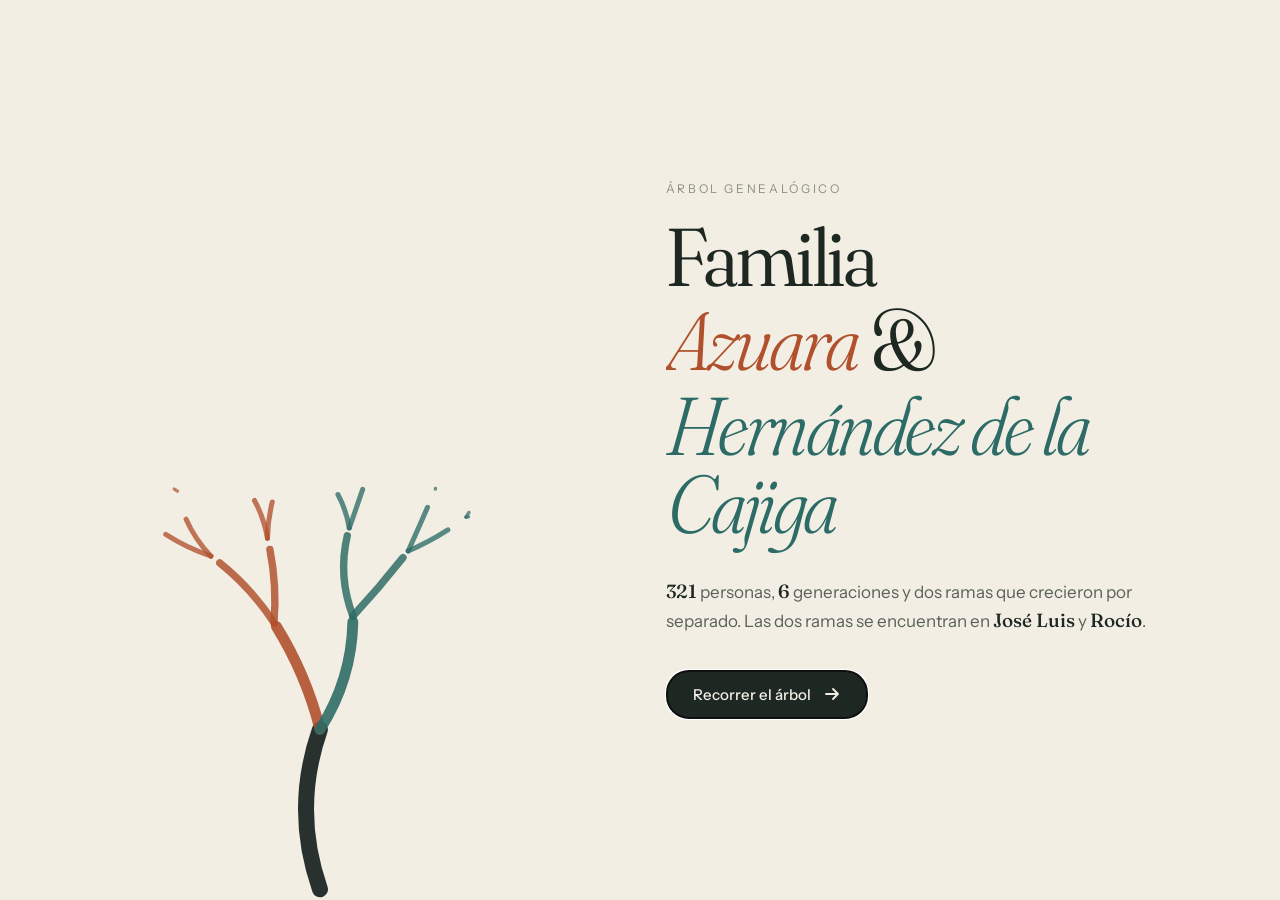
<file: index.html>
<!doctype html>
<html lang="es">
<head>
<meta charset="utf-8">
<meta name="viewport" content="width=device-width, initial-scale=1, viewport-fit=cover">
<title>Familia Azuara · Hernández de la Cajiga</title>
<meta name="robots" content="noindex, nofollow">
<meta name="description" content="Árbol genealógico de la familia Azuara y Hernández de la Cajiga.">
<link rel="preconnect" href="https://fonts.googleapis.com">
<link rel="preconnect" href="https://fonts.gstatic.com" crossorigin>
<link href="https://fonts.googleapis.com/css2?family=Fraunces:ital,opsz,wght,SOFT@0,9..144,300..700,50;1,9..144,300..600,50&family=Instrument+Sans:wght@400;500;600&display=swap" rel="stylesheet">
<link rel="stylesheet" href="assets/arbol.css">
</head>
<!-- data-modo: "sin-fotos" usa placas tipográficas, sin espacio para foto.
     data-datos: ruta al JSON de la familia. -->
<body data-modo="sin-fotos" data-datos="datos/familia.json">
<div id="app"></div>
<script src="assets/vendor/d3-7.9.0.min.js"></script>
<script src="assets/arbol.js"></script>
</body>
</html>
</file>
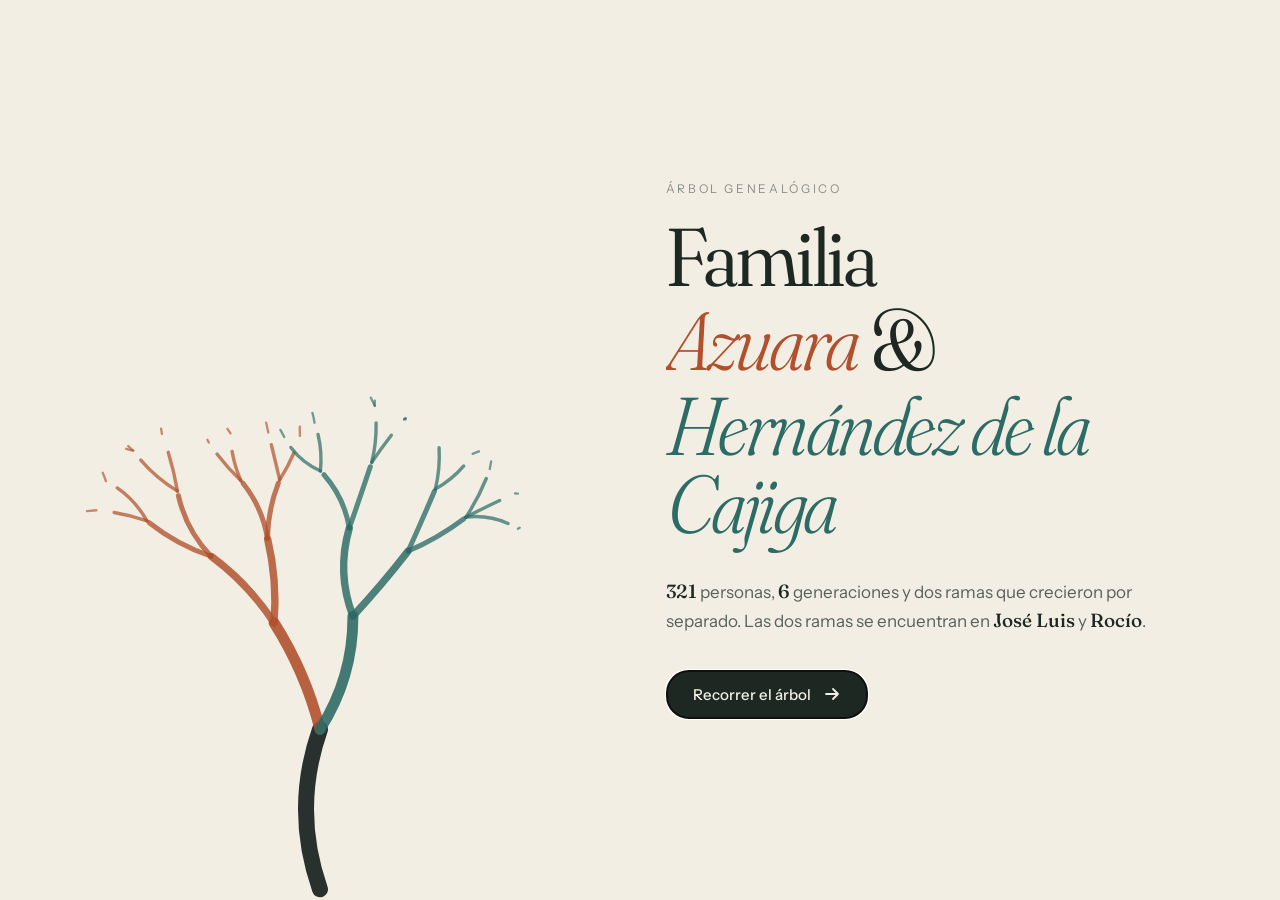
<file: sin-fotos.html>
<!doctype html>
<html lang="es">
<head>
<meta charset="utf-8">
<meta name="robots" content="noindex, nofollow">
<title>Árbol familiar</title>
<script>location.replace('./' + location.search + location.hash);</script>
<meta http-equiv="refresh" content="0; url=./">
</head>
<body><a href="./">Ir al árbol</a></body>
</html>
</file>
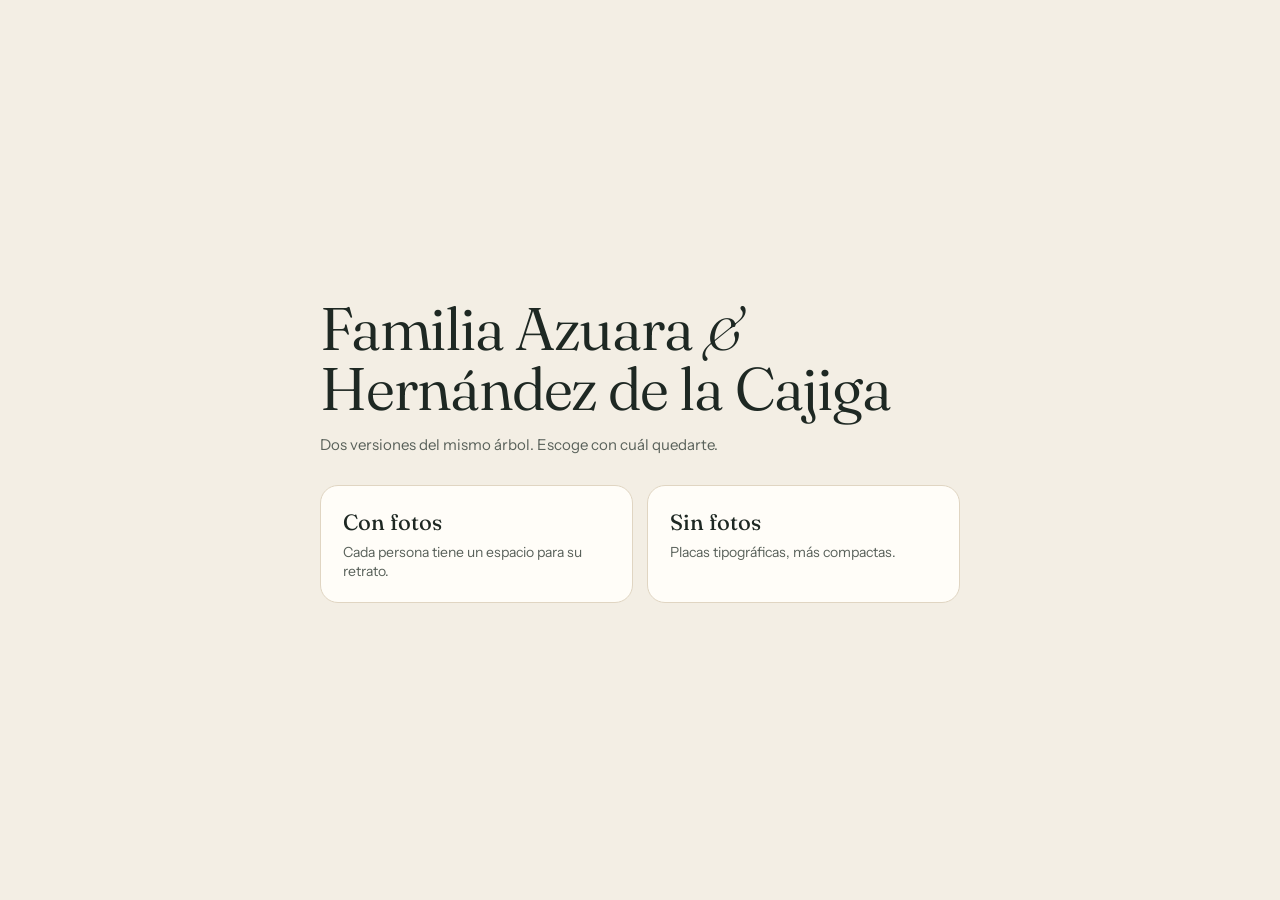
<file: versiones.html>
<!doctype html>
<html lang="es">
<head>
<meta charset="utf-8">
<meta name="viewport" content="width=device-width, initial-scale=1">
<title>Árbol familiar</title>
<meta name="robots" content="noindex, nofollow">
<link href="https://fonts.googleapis.com/css2?family=Fraunces:ital,opsz,wght,SOFT@0,9..144,300..700,50;1,9..144,300..600,50&family=Instrument+Sans:wght@400;500;600&display=swap" rel="stylesheet">
<link rel="stylesheet" href="assets/arbol.css">
<style>
  body { overflow: auto; display: grid; place-items: center; min-height: 100%; padding: 40px 16px; }
  main { max-width: 640px; }
  h1 { font-family: var(--serif); font-weight: 350; font-size: clamp(36px, 7vw, 60px); letter-spacing: -.02em; margin: 0 0 12px; line-height: 1; }
  p { color: var(--tinta-2); line-height: 1.6; }
  .opciones { display: grid; grid-template-columns: 1fr 1fr; gap: 14px; margin-top: 28px; }
  .opciones a { display: block; padding: 22px; border: 1px solid var(--borde); border-radius: 18px; background: var(--tarjeta); color: inherit; text-decoration: none; transition: transform .3s var(--ease), box-shadow .3s; }
  .opciones a:hover { transform: translateY(-3px); box-shadow: var(--sombra); }
  .opciones b { font-family: var(--serif); font-weight: 450; font-size: 22px; display: block; margin-bottom: 6px; }
  .opciones span { color: var(--tinta-2); font-size: 14px; }
  @media (max-width: 560px) { .opciones { grid-template-columns: 1fr; } }
</style>
</head>
<body>
<main>
  <h1>Familia Azuara <em style="font-weight:300">&amp;</em> Hernández de la Cajiga</h1>
  <p>Dos versiones del mismo árbol. Escoge con cuál quedarte.</p>
  <div class="opciones">
    <a href="con-fotos.html"><b>Con fotos</b><span>Cada persona tiene un espacio para su retrato.</span></a>
    <a href="./"><b>Sin fotos</b><span>Placas tipográficas, más compactas.</span></a>
  </div>
</main>
</body>
</html>
</file>
<file: assets/arbol.css>
/* Árbol genealógico · Familia Azuara · Hernández de la Cajiga */

:root {
  --papel: #f3eee4;
  --papel-2: #ebe4d6;
  --tarjeta: #fffdf8;
  --tarjeta-pareja: #f8f4ec;
  --borde: #e0d5c2;
  --tinta: #1e2823;
  --tinta-2: #59615a;
  --tinta-3: #8c8f86;
  --linea: #b3a68f;
  --azuara: #b0502c;
  --azuara-suave: #f1dccf;
  --hernandez: #2c6b66;
  --hernandez-suave: #d3e5e1;
  --oro: #b2852a;
  --sombra: 0 1px 0 rgba(60, 45, 20, .04), 0 6px 18px -8px rgba(60, 45, 20, .25);
  --serif: "Fraunces", "Iowan Old Style", Georgia, serif;
  --sans: "Instrument Sans", system-ui, -apple-system, "Segoe UI", sans-serif;
  --ease: cubic-bezier(.2, .7, .2, 1);
  color-scheme: light;
}

@media (prefers-color-scheme: dark) {
  :root:not([data-theme="light"]) {
    --papel: #121815;
    --papel-2: #18201c;
    --tarjeta: #1c2420;
    --tarjeta-pareja: #18201c;
    --borde: #2d3832;
    --tinta: #ece5d6;
    --tinta-2: #b0ab9e;
    --tinta-3: #7d7f76;
    --linea: #53605a;
    --azuara: #e28b64;
    --azuara-suave: #3a2a22;
    --hernandez: #72b8ae;
    --hernandez-suave: #1f3532;
    --oro: #d8ad57;
    --sombra: 0 1px 0 rgba(0, 0, 0, .2), 0 8px 20px -10px rgba(0, 0, 0, .7);
    color-scheme: dark;
  }
}
:root[data-theme="dark"] {
  --papel: #121815;
  --papel-2: #18201c;
  --tarjeta: #1c2420;
  --tarjeta-pareja: #18201c;
  --borde: #2d3832;
  --tinta: #ece5d6;
  --tinta-2: #b0ab9e;
  --tinta-3: #7d7f76;
  --linea: #53605a;
  --azuara: #e28b64;
  --azuara-suave: #3a2a22;
  --hernandez: #72b8ae;
  --hernandez-suave: #1f3532;
  --oro: #d8ad57;
  --sombra: 0 1px 0 rgba(0, 0, 0, .2), 0 8px 20px -10px rgba(0, 0, 0, .7);
  color-scheme: dark;
}

* { box-sizing: border-box; }
html, body { margin: 0; height: 100%; }
body {
  background: var(--papel);
  color: var(--tinta);
  font-family: var(--sans);
  font-size: 15px;
  overflow: hidden;
  -webkit-font-smoothing: antialiased;
  -webkit-tap-highlight-color: transparent;
}
button { font: inherit; color: inherit; }

/* grano de papel */
.grano {
  position: fixed; inset: 0; pointer-events: none; z-index: 1; opacity: .35;
  background-image: url("data:image/svg+xml;utf8,<svg xmlns='http://www.w3.org/2000/svg' width='180' height='180'><filter id='n'><feTurbulence type='fractalNoise' baseFrequency='.85' numOctaves='2' stitchTiles='stitch'/><feColorMatrix values='0 0 0 0 .45  0 0 0 0 .38  0 0 0 0 .28  0 0 0 .09 0'/></filter><rect width='100%' height='100%' filter='url(%23n)'/></svg>");
  mix-blend-mode: multiply;
}
@media (prefers-color-scheme: dark) { :root:not([data-theme="light"]) .grano { mix-blend-mode: screen; opacity: .12; } }
:root[data-theme="dark"] .grano { mix-blend-mode: screen; opacity: .12; }

/* ───────── lienzo ───────── */
#lienzo { position: fixed; inset: 0; width: 100%; height: 100%; display: block; touch-action: none; cursor: grab; z-index: 0; }
#lienzo:active { cursor: grabbing; }

.cabecera-rama .titulo { font-family: var(--serif); font-size: 64px; font-weight: 400; font-variation-settings: "opsz" 144, "SOFT" 50; fill: var(--tinta); letter-spacing: -.02em; }
.cabecera-rama .titulo tspan.cursiva { font-style: italic; font-weight: 300; }
.cabecera-rama .sub { font-family: var(--sans); font-size: 15px; letter-spacing: .14em; text-transform: uppercase; fill: var(--tinta-3); }
.cabecera-rama .regla { stroke-width: 3; }
.cabecera-rama.azuara .regla { stroke: var(--azuara); }
.cabecera-rama.hernandez .regla { stroke: var(--hernandez); }

.enlace, .lazo, .puente { vector-effect: non-scaling-stroke; }
.enlace { fill: none; stroke: var(--linea); stroke-width: 1.6; stroke-linecap: round; transition: stroke .3s, stroke-width .3s, opacity .35s; }
.lazo { fill: none; stroke: var(--linea); stroke-width: 1.4; stroke-dasharray: 2 4; stroke-linecap: round; transition: opacity .35s; }
.puente { fill: none; stroke: var(--oro); stroke-width: 1.6; stroke-dasharray: 1 7; stroke-linecap: round; opacity: .32; transition: opacity .35s, stroke-width .3s; }
.puente.principal { stroke-width: 3; stroke-dasharray: 2 8; opacity: .9; }

.nudo { cursor: pointer; }
.nudo circle.base { fill: var(--papel); stroke: var(--linea); stroke-width: 1.6; transition: fill .2s, stroke .2s, r .2s; }
.nudo:hover circle.base { fill: var(--tinta); stroke: var(--tinta); }
.nudo text { font-family: var(--sans); font-size: 10px; font-weight: 600; fill: var(--tinta-2); text-anchor: middle; dominant-baseline: central; pointer-events: none; }
.nudo:hover text { fill: var(--papel); }
.nudo.cerrado circle.base { fill: var(--tinta); stroke: var(--tinta); }
.nudo.cerrado text { fill: var(--papel); }
.nudo .hit { fill: transparent; }
.nudo.fantasma circle.base { stroke: var(--oro); stroke-dasharray: 2 2; }
.nudo.fantasma text { fill: var(--oro); font-size: 11px; }
.nudo.fantasma:hover circle.base { fill: var(--oro); stroke: var(--oro); }
.nudo.fantasma:hover text { fill: var(--papel); }

.tarjeta { cursor: pointer; transition: opacity .35s var(--ease); }
.tarjeta .fondo { fill: var(--tarjeta); stroke: var(--borde); stroke-width: 1; transition: stroke .25s, fill .25s; filter: drop-shadow(0 4px 8px rgba(70, 50, 20, .08)); }
.tarjeta.pareja .fondo { fill: var(--tarjeta-pareja); stroke-dasharray: 3 3; }
.tarjeta .riel { transition: height .3s; }
.tarjeta.azuara .riel { fill: var(--azuara); }
.tarjeta.hernandez .riel { fill: var(--hernandez); }
.tarjeta.pareja .riel { fill: var(--linea); }
.tarjeta .nombre { font-family: var(--serif); font-size: 15.5px; font-weight: 450; font-variation-settings: "opsz" 24, "SOFT" 50; fill: var(--tinta); }
.tarjeta .apellidos { font-family: var(--sans); font-size: 10.5px; font-weight: 500; letter-spacing: .09em; text-transform: uppercase; fill: var(--tinta-2); transition: opacity .3s; }
.tarjeta.pareja .nombre { font-size: 14.5px; fill: var(--tinta-2); }
.tarjeta:hover .fondo { stroke: var(--tinta-2); }
.tarjeta.elegida .fondo { stroke: var(--tinta); stroke-width: 2; stroke-dasharray: none; }
.tarjeta .foto-hueco { fill: var(--papel-2); stroke: var(--borde); stroke-dasharray: 2 3; }
.tarjeta.azuara .foto-hueco { fill: var(--azuara-suave); }
.tarjeta.hernandez .foto-hueco { fill: var(--hernandez-suave); }
.tarjeta .iniciales { font-family: var(--serif); font-style: italic; font-size: 15px; fill: var(--tinta-2); text-anchor: middle; dominant-baseline: central; }
.tarjeta .foto-aro { fill: none; stroke: var(--tarjeta); stroke-width: 2; }
.tarjeta .pulso { fill: none; stroke: var(--oro); stroke-width: 2; opacity: 0; pointer-events: none; transform-box: fill-box; transform-origin: center; }
.tarjeta.pulsando .pulso { animation: pulso 1.6s var(--ease) 2; }
@keyframes pulso { 0% { opacity: .9; transform: scale(1); } 100% { opacity: 0; transform: scale(1.18, 1.6); } }

.grupo .fondo { fill: none; stroke: var(--linea); stroke-dasharray: 2 4; }
.grupo text { font-family: var(--serif); font-style: italic; font-size: 14px; fill: var(--tinta-2); }
.grupo .nota { font-family: var(--sans); font-style: normal; font-size: 10px; letter-spacing: .08em; text-transform: uppercase; fill: var(--tinta-3); }

/* enfoque: atenuar lo que no es parte del linaje */
svg.enfoque .tarjeta:not(.linaje), svg.enfoque .grupo { opacity: .16; }
svg.enfoque .enlace:not(.linaje), svg.enfoque .lazo:not(.linaje) { opacity: .12; }
svg.enfoque .enlace.linaje { stroke: var(--tinta); stroke-width: 2.2; }
svg.enfoque .puente:not(.linaje) { opacity: .1; }
svg.enfoque .puente.linaje { opacity: 1; stroke-width: 2.4; }
svg.enfoque .nudo:not(.linaje) { opacity: .2; }
svg.lejos .apellidos { opacity: 0; }

/* ───────── barra superior ───────── */
.barra {
  position: fixed; z-index: 10; top: 0; left: 0; right: 0;
  display: flex; align-items: center; gap: 18px;
  padding: max(14px, env(safe-area-inset-top)) 22px 14px;
  pointer-events: none;
}
.barra > * { pointer-events: auto; }
.barra::before { content: ""; position: absolute; inset: 0 0 -28px; z-index: -1; pointer-events: none; background: linear-gradient(var(--papel) 35%, color-mix(in srgb, var(--papel) 0%, transparent)); }
.marca { display: flex; align-items: baseline; gap: 12px; text-decoration: none; color: inherit; white-space: nowrap; }
.marca .sello {
  font-family: var(--serif); font-style: italic; font-size: 19px; width: 40px; height: 40px; border-radius: 50%;
  display: grid; place-items: center; background: var(--tinta); color: var(--papel); align-self: center;
  font-variation-settings: "opsz" 40, "SOFT" 100;
}
.marca .texto { font-family: var(--serif); font-size: 19px; font-weight: 450; letter-spacing: -.01em; }
.marca .texto em { font-weight: 300; color: var(--tinta-2); }

.buscador { position: relative; margin-left: auto; width: min(360px, 40vw); }
.buscador input {
  width: 100%; height: 42px; border-radius: 21px; border: 1px solid var(--borde);
  background: color-mix(in srgb, var(--tarjeta) 88%, transparent); backdrop-filter: blur(10px); -webkit-backdrop-filter: blur(10px);
  padding: 0 16px 0 40px; font: 500 14.5px var(--sans); color: var(--tinta); outline: none;
  transition: border-color .2s, box-shadow .2s;
}
.buscador input::placeholder { color: var(--tinta-3); }
.buscador input:focus { border-color: var(--tinta-2); box-shadow: 0 0 0 4px color-mix(in srgb, var(--tinta) 8%, transparent); }
.buscador svg { position: absolute; z-index: 1; pointer-events: none; left: 14px; top: 13px; width: 16px; height: 16px; stroke: var(--tinta-3); fill: none; stroke-width: 2; }
.buscador kbd { position: absolute; right: 12px; top: 11px; font: 500 11px var(--sans); color: var(--tinta-3); border: 1px solid var(--borde); border-radius: 5px; padding: 1px 6px; }
.buscador input:focus + kbd, .buscador input:not(:placeholder-shown) + kbd { display: none; }
.resultados {
  position: absolute; top: 50px; left: 0; right: 0; margin: 0; padding: 6px; list-style: none;
  background: var(--tarjeta); border: 1px solid var(--borde); border-radius: 16px; box-shadow: var(--sombra);
  max-height: min(60vh, 440px); overflow: auto;
  opacity: 0; transform: translateY(-6px); pointer-events: none; transition: opacity .18s, transform .18s var(--ease);
}
.resultados.abierto { opacity: 1; transform: none; pointer-events: auto; }
.resultados li { display: flex; align-items: center; gap: 12px; padding: 9px 10px; border-radius: 10px; cursor: pointer; }
.resultados li[aria-selected="true"], .resultados li:hover { background: var(--papel-2); }
.resultados .punto { width: 8px; height: 8px; border-radius: 50%; flex: none; }
.resultados .n { font-family: var(--serif); font-size: 15.5px; }
.resultados .n mark { background: none; color: inherit; text-decoration: underline; text-decoration-color: var(--oro); text-decoration-thickness: 2px; text-underline-offset: 3px; }
.resultados .d { font-size: 12px; color: var(--tinta-3); margin-top: 1px; }
.resultados .vacio { color: var(--tinta-3); cursor: default; font-size: 14px; }

.ramas { display: flex; gap: 4px; padding: 4px; border-radius: 22px; border: 1px solid var(--borde); background: color-mix(in srgb, var(--tarjeta) 88%, transparent); backdrop-filter: blur(10px); -webkit-backdrop-filter: blur(10px); }
.ramas button { border: 0; background: none; padding: 7px 14px; border-radius: 18px; cursor: pointer; font-size: 13.5px; font-weight: 500; color: var(--tinta-2); display: flex; align-items: center; gap: 8px; transition: background .2s, color .2s; white-space: nowrap; }
.ramas button:hover { background: var(--papel-2); color: var(--tinta); }
.ramas .corto { display: none; }
.ramas button i { width: 8px; height: 8px; border-radius: 50%; display: inline-block; }

/* ───────── controles ───────── */
.controles { position: fixed; z-index: 10; left: 22px; bottom: max(22px, env(safe-area-inset-bottom)); display: flex; flex-direction: column; gap: 10px; align-items: flex-start; }
.zoom { display: flex; flex-direction: column; border: 1px solid var(--borde); border-radius: 14px; overflow: hidden; background: var(--tarjeta); box-shadow: var(--sombra); }
.zoom button { width: 42px; height: 40px; border: 0; background: none; cursor: pointer; display: grid; place-items: center; }
.zoom button + button { border-top: 1px solid var(--borde); }
.zoom button:hover { background: var(--papel-2); }
.zoom svg { width: 16px; height: 16px; stroke: var(--tinta); fill: none; stroke-width: 1.8; stroke-linecap: round; }
.leyenda { font-size: 12px; color: var(--tinta-2); display: grid; gap: 6px; padding: 12px 14px; border-radius: 14px; background: color-mix(in srgb, var(--tarjeta) 85%, transparent); border: 1px solid var(--borde); backdrop-filter: blur(8px); -webkit-backdrop-filter: blur(8px); }
.leyenda div { display: flex; align-items: center; gap: 10px; }
.leyenda svg { width: 28px; height: 10px; flex: none; }

.minimapa { position: fixed; z-index: 10; right: 22px; bottom: max(22px, env(safe-area-inset-bottom)); width: 200px; height: 130px; border-radius: 14px; border: 1px solid var(--borde); background: color-mix(in srgb, var(--tarjeta) 90%, transparent); box-shadow: var(--sombra); cursor: crosshair; transition: right .45s var(--ease), opacity .3s; }

.aviso {
  position: fixed; z-index: 12; left: 50%; bottom: max(26px, env(safe-area-inset-bottom)); transform: translate(-50%, 20px);
  background: var(--tinta); color: var(--papel); font-size: 13.5px; padding: 11px 18px; border-radius: 22px; opacity: 0;
  transition: opacity .4s, transform .5s var(--ease); pointer-events: none; white-space: nowrap; box-shadow: var(--sombra);
}
.aviso.visible { opacity: 1; transform: translate(-50%, 0); }

/* ───────── ficha (panel lateral) ───────── */
.ficha {
  position: fixed; z-index: 20; top: 72px; right: 12px; bottom: 12px; width: 384px;
  background: var(--tarjeta); border: 1px solid var(--borde); border-radius: 22px; box-shadow: 0 30px 60px -30px rgba(40, 30, 10, .45);
  transform: translateX(calc(100% + 30px)); transition: transform .55s var(--ease);
  display: flex; flex-direction: column; overflow: hidden;
}
.ficha.abierta { transform: none; }
body.ficha-abierta .minimapa { right: 420px; opacity: 0; pointer-events: none; }
.ficha .cerrar { position: absolute; top: 14px; right: 14px; width: 36px; height: 36px; border-radius: 50%; border: 1px solid var(--borde); background: var(--tarjeta); cursor: pointer; display: grid; place-items: center; z-index: 2; }
.ficha .cerrar:hover { background: var(--papel-2); }
.ficha .cerrar svg { width: 14px; height: 14px; stroke: var(--tinta); stroke-width: 2; stroke-linecap: round; }
.ficha .agarre { display: none; }
.ficha .contenido { overflow: auto; padding: 28px 26px 30px; flex: 1; }
.ficha .contenido > * { animation: entrar .55s var(--ease) both; }
.ficha .contenido > *:nth-child(2) { animation-delay: .04s; }
.ficha .contenido > *:nth-child(3) { animation-delay: .08s; }
.ficha .contenido > *:nth-child(4) { animation-delay: .12s; }
.ficha .contenido > *:nth-child(5) { animation-delay: .16s; }
.ficha .contenido > *:nth-child(6) { animation-delay: .2s; }
.ficha .contenido > *:nth-child(n+7) { animation-delay: .24s; }
@keyframes entrar { from { opacity: 0; transform: translateY(10px); } to { opacity: 1; transform: none; } }

.retrato { width: 148px; height: 148px; border-radius: 50%; margin: 6px 0 22px; position: relative; display: grid; place-items: center; overflow: hidden; }
.retrato img { width: 100%; height: 100%; object-fit: cover; display: block; }
.retrato .hueco { position: absolute; inset: 0; border-radius: 50%; border: 1.5px dashed var(--linea); display: grid; place-items: center; text-align: center; }
.retrato .hueco span { font-family: var(--serif); font-style: italic; font-size: 46px; color: var(--tinta-2); font-variation-settings: "opsz" 96, "SOFT" 100; }
.retrato.azuara { background: var(--azuara-suave); }
.retrato.hernandez { background: var(--hernandez-suave); }
.monograma { font-family: var(--serif); font-style: italic; font-size: 88px; line-height: .9; font-weight: 300; margin: 0 0 14px; font-variation-settings: "opsz" 144, "SOFT" 100; }
.monograma.azuara { color: var(--azuara); }
.monograma.hernandez { color: var(--hernandez); }

.etiqueta { display: inline-flex; align-items: center; gap: 8px; font-size: 11.5px; font-weight: 600; letter-spacing: .12em; text-transform: uppercase; color: var(--tinta-2); }
.etiqueta i { width: 8px; height: 8px; border-radius: 50%; }
.ficha h2 { font-family: var(--serif); font-weight: 400; font-size: 34px; line-height: 1.08; margin: 10px 0 6px; letter-spacing: -.015em; font-variation-settings: "opsz" 72, "SOFT" 50; padding-right: 30px; }
.ficha h2 .ap { display: block; font-style: italic; font-weight: 300; color: var(--tinta-2); }
.ficha .resumen { color: var(--tinta-2); line-height: 1.5; margin: 12px 0 4px; font-size: 14.5px; }
.ficha h3 { font-size: 11.5px; font-weight: 600; letter-spacing: .14em; text-transform: uppercase; color: var(--tinta-3); margin: 26px 0 10px; display: flex; align-items: center; gap: 10px; }
.ficha h3::after { content: ""; flex: 1; height: 1px; background: var(--borde); }
.chips { display: flex; flex-wrap: wrap; gap: 8px; }
.chip { display: inline-flex; align-items: center; gap: 9px; padding: 6px 12px 6px 6px; border-radius: 22px; border: 1px solid var(--borde); background: var(--tarjeta); cursor: pointer; font-size: 14px; transition: background .2s, border-color .2s, transform .2s var(--ease); text-align: left; }
.chip:hover { background: var(--papel-2); border-color: var(--tinta-3); transform: translateY(-1px); }
.chip .av { width: 26px; height: 26px; border-radius: 50%; display: grid; place-items: center; font-family: var(--serif); font-style: italic; font-size: 12px; flex: none; overflow: hidden; }
.chip .av img { width: 100%; height: 100%; object-fit: cover; }
.chip .av.azuara { background: var(--azuara-suave); color: var(--azuara); }
.chip .av.hernandez { background: var(--hernandez-suave); color: var(--hernandez); }
.chip .av.otra { background: var(--papel-2); color: var(--tinta-2); }
.ficha .nada { color: var(--tinta-3); font-size: 14px; font-style: italic; font-family: var(--serif); }
.ficha .acciones { display: flex; gap: 8px; margin-top: 28px; flex-wrap: wrap; }
.boton { border: 1px solid var(--borde); background: var(--tarjeta); padding: 10px 16px; border-radius: 22px; cursor: pointer; font-size: 13.5px; font-weight: 500; transition: background .2s; }
.boton:hover { background: var(--papel-2); }
.boton.fuerte { background: var(--tinta); color: var(--papel); border-color: var(--tinta); }
.boton.fuerte:hover { background: color-mix(in srgb, var(--tinta) 85%, var(--papel)); }
.confirmar { margin-top: 24px; padding: 12px 14px; border-radius: 14px; background: color-mix(in srgb, var(--oro) 12%, transparent); color: var(--tinta-2); font-size: 13px; line-height: 1.5; }
.editor { margin-top: 18px; padding: 14px; border-radius: 14px; border: 1px dashed var(--linea); font-size: 12.5px; color: var(--tinta-2); line-height: 1.55; }
.editor code { font-size: 12px; background: var(--papel-2); padding: 1px 6px; border-radius: 5px; word-break: break-all; }
.editor ul { margin: 6px 0 0; padding-left: 18px; }

/* ───────── portada ───────── */
.portada { position: fixed; inset: 0; z-index: 40; background: var(--papel); display: grid; grid-template-columns: 1fr 1fr; align-items: center; overflow: hidden; transition: opacity .9s var(--ease), visibility .9s; }
.portada.fuera { opacity: 0; visibility: hidden; pointer-events: none; }
.portada .ilustracion { height: 100%; width: 100%; display: block; }
.portada .texto { padding: 0 8vw 0 2vw; position: relative; z-index: 2; }
.portada .kicker { font-size: 12px; letter-spacing: .22em; text-transform: uppercase; color: var(--tinta-3); margin: 0 0 22px; }
.portada h1 { font-family: var(--serif); font-weight: 350; font-size: clamp(44px, 6.4vw, 96px); line-height: .95; letter-spacing: -.03em; margin: 0; font-variation-settings: "opsz" 144, "SOFT" 50; }
.portada h1 .l { display: block; overflow: hidden; padding-bottom: .2em; margin-bottom: -.12em; }
.portada h1 .l > span { display: inline-block; transform: translateY(110%); animation: subir 1.1s var(--ease) forwards; }
.portada h1 .l:nth-child(2) > span { animation-delay: .12s; }
.portada h1 .l:nth-child(3) > span { animation-delay: .24s; }
.portada h1 em { font-weight: 300; font-style: italic; color: var(--azuara); }
.portada h1 .h { color: var(--hernandez); font-style: italic; font-weight: 300; }
@keyframes subir { to { transform: none; } }
.portada .lead { font-size: 17px; line-height: 1.55; color: var(--tinta-2); max-width: 30em; margin: 28px 0 34px; opacity: 0; animation: entrar .9s var(--ease) .6s forwards; }
.portada .lead b { font-family: var(--serif); font-weight: 500; font-size: 1.12em; color: var(--tinta); }
.portada .boton { font-size: 15px; padding: 14px 26px; opacity: 0; animation: entrar .9s var(--ease) .8s forwards; display: inline-flex; gap: 12px; align-items: center; }
.portada .boton svg { width: 18px; height: 18px; stroke: currentColor; fill: none; stroke-width: 1.8; transition: transform .3s var(--ease); }
.portada .boton:hover svg { transform: translateX(4px); }
.portada .rama-arbol { fill: none; stroke: var(--tinta); stroke-linecap: round; }
.portada .hoja { transform-box: fill-box; transform-origin: center; transform: scale(0); }
.portada .hoja.ya { animation: brotar .7s var(--ease) forwards; }
@keyframes brotar { to { transform: scale(1); } }

.cargando { position: fixed; inset: 0; display: grid; place-items: center; font-family: var(--serif); font-style: italic; color: var(--tinta-3); z-index: 50; background: var(--papel); }
.error { max-width: 34em; padding: 24px; line-height: 1.6; font-style: normal; font-family: var(--sans); color: var(--tinta-2); }

/* ───────── celular ───────── */
@media (max-width: 820px) {
  .barra { flex-wrap: wrap; gap: 10px; padding: max(10px, env(safe-area-inset-top)) 16px 10px; }
  .marca .texto { font-size: 16px; }
  .marca .texto em { display: none; }
  .marca .sello { width: 34px; height: 34px; font-size: 16px; }
  .buscador { order: 3; width: 100%; margin-left: 0; }
  .ramas { margin-left: auto; }
  .ramas button { padding: 6px 10px; font-size: 12.5px; }
  .ramas .largo { display: none; }
  .ramas .corto { display: inline; }
  .leyenda, .minimapa { display: none; }
  .controles { left: 16px; }
  .ficha { top: auto; left: 0; right: 0; bottom: 0; width: auto; height: 72vh; border-radius: 22px 22px 0 0; transform: translateY(105%); }
  .ficha .agarre { display: block; width: 40px; height: 4px; border-radius: 2px; background: var(--borde); margin: 10px auto 0; flex: none; }
  .ficha .contenido { padding: 14px 20px 30px; }
  .ficha h2 { font-size: 29px; }
  .retrato { width: 112px; height: 112px; margin-bottom: 16px; }
  .monograma { font-size: 64px; }
  .portada { grid-template-columns: 1fr; grid-template-rows: 44% 56%; }
  .portada .texto { padding: 0 24px 40px; align-self: start; }
  .portada .lead { font-size: 15.5px; margin: 18px 0 24px; }
  .aviso { white-space: normal; width: calc(100% - 32px); text-align: center; bottom: 84px; }
}

@media (prefers-reduced-motion: reduce) {
  *, *::before, *::after { animation-duration: .01ms !important; animation-delay: 0ms !important; transition-duration: .01ms !important; }
}
</file>
